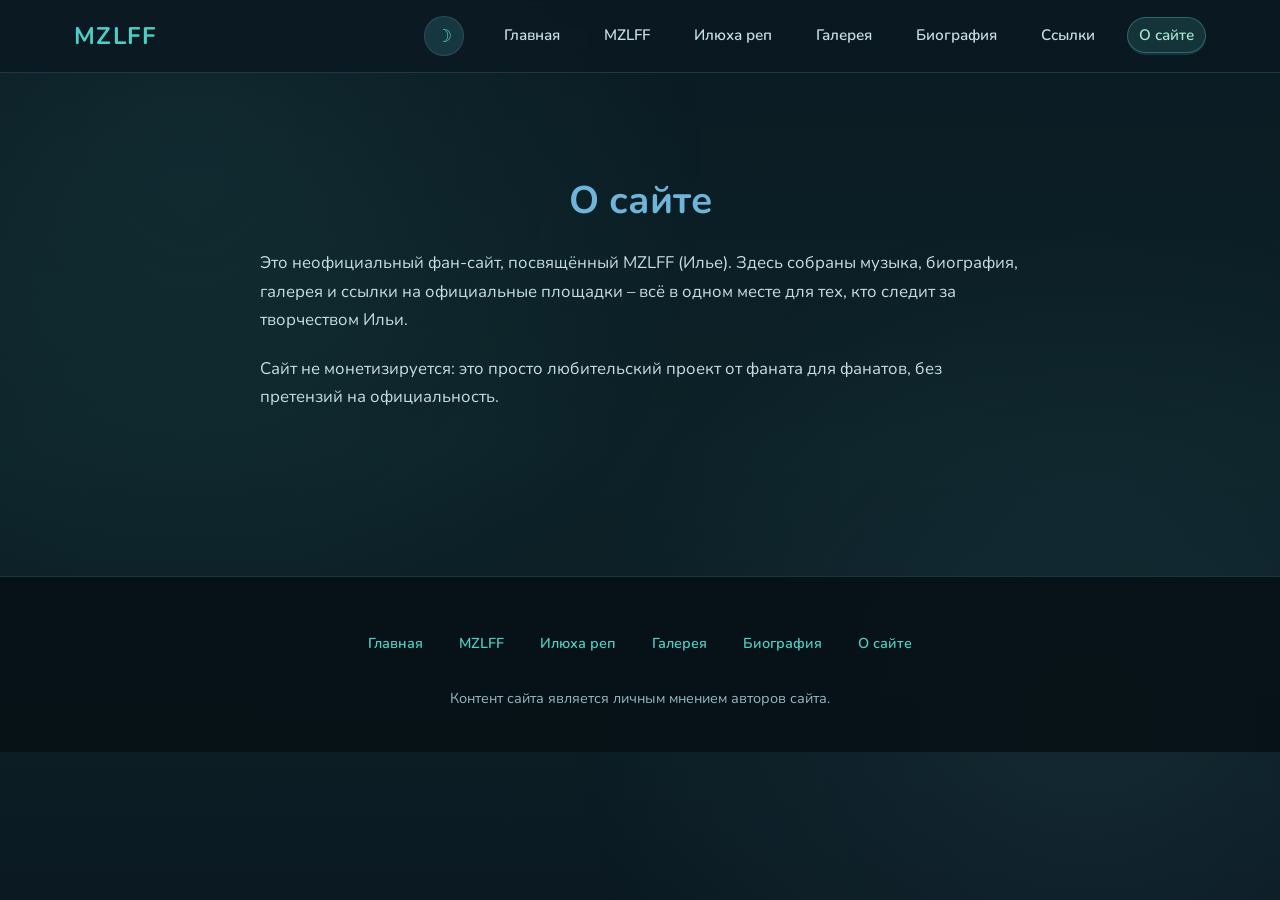
<file: about.html>
<!DOCTYPE html>
<html lang="ru">
<head>
    <meta charset="UTF-8">
    <meta name="viewport" content="width=device-width, initial-scale=1.0">
    <meta name="description" content="О фан-сайте MZLFF">
    <title>О сайте – MZLFF</title>
    <script src="js/theme-init.js"></script>
    <meta property="og:type" content="website">
    <meta property="og:site_name" content="MZLFF – фан-сайт">
    <meta property="og:title" content="О сайте – MZLFF">
    <meta property="og:description" content="Неофициальный фан-сайт MZLFF – о проекте и благодарность Илье">
    <meta property="og:image" content="https://kzenof.github.io/mzlff-site/mzlff/assets/hero/mzlff.jpg">
    <meta property="og:url" content="https://kzenof.github.io/mzlff-site/about.html">
    <meta name="twitter:card" content="summary_large_image">
    <link rel="icon" href="favicon.svg" type="image/svg+xml">
    <link rel="stylesheet" href="css/style.css">
</head>
<body data-page="about">

    <header class="site-header">
        <div class="container header-inner">
            <a href="index.html" class="logo">MZLFF</a>
            <button class="nav-toggle" aria-label="Открыть меню"><span></span></button>
            <nav class="site-nav">
                <ul>
                    <li><a href="index.html" data-page="index">Главная</a></li>
                    <li><a href="mzlff/index.html" data-page="music">MZLFF</a></li>
                    <li><a href="ilyukha-rep/index.html" data-page="ilyukha-rep">Илюха реп</a></li>
                    <li><a href="gallery.html" data-page="gallery">Галерея</a></li>
                    <li><a href="bio.html" data-page="bio">Биография</a></li>
                    <li><a href="links.html" data-page="links">Ссылки</a></li>
                    <li><a href="about.html" data-page="about">О сайте</a></li>
                </ul>
            </nav>
        </div>
    </header>

    <main class="page-main">
        <section class="section-block">
            <div class="container">
                <h1 class="section-title">О сайте</h1>

                <div class="prose">
                    <p>Это неофициальный фан-сайт, посвящённый MZLFF (Илье). Здесь собраны музыка, биография, галерея и ссылки на официальные площадки – всё в одном месте для тех, кто следит за творчеством Ильи.</p>

                    <p>Сайт не монетизируется: это просто любительский проект от фаната для фанатов, без претензий на официальность.</p>
                </div>
            </div>
        </section>
    </main>

    <footer class="site-footer">
        <div class="container">
            <nav class="footer-nav">
                <a href="index.html">Главная</a>
                <a href="mzlff/index.html">MZLFF</a>
                <a href="ilyukha-rep/index.html">Илюха реп</a>
                <a href="gallery.html">Галерея</a>
                <a href="bio.html">Биография</a>
                <a href="about.html">О сайте</a>
            </nav>
            <p>Контент сайта является личным мнением авторов сайта.</p>
        </div>
    </footer>

    <button id="scrollToTop" class="scroll-top-btn" aria-label="Наверх">↑</button>
    <script src="js/main.js"></script>
</body>
</html>
</file>
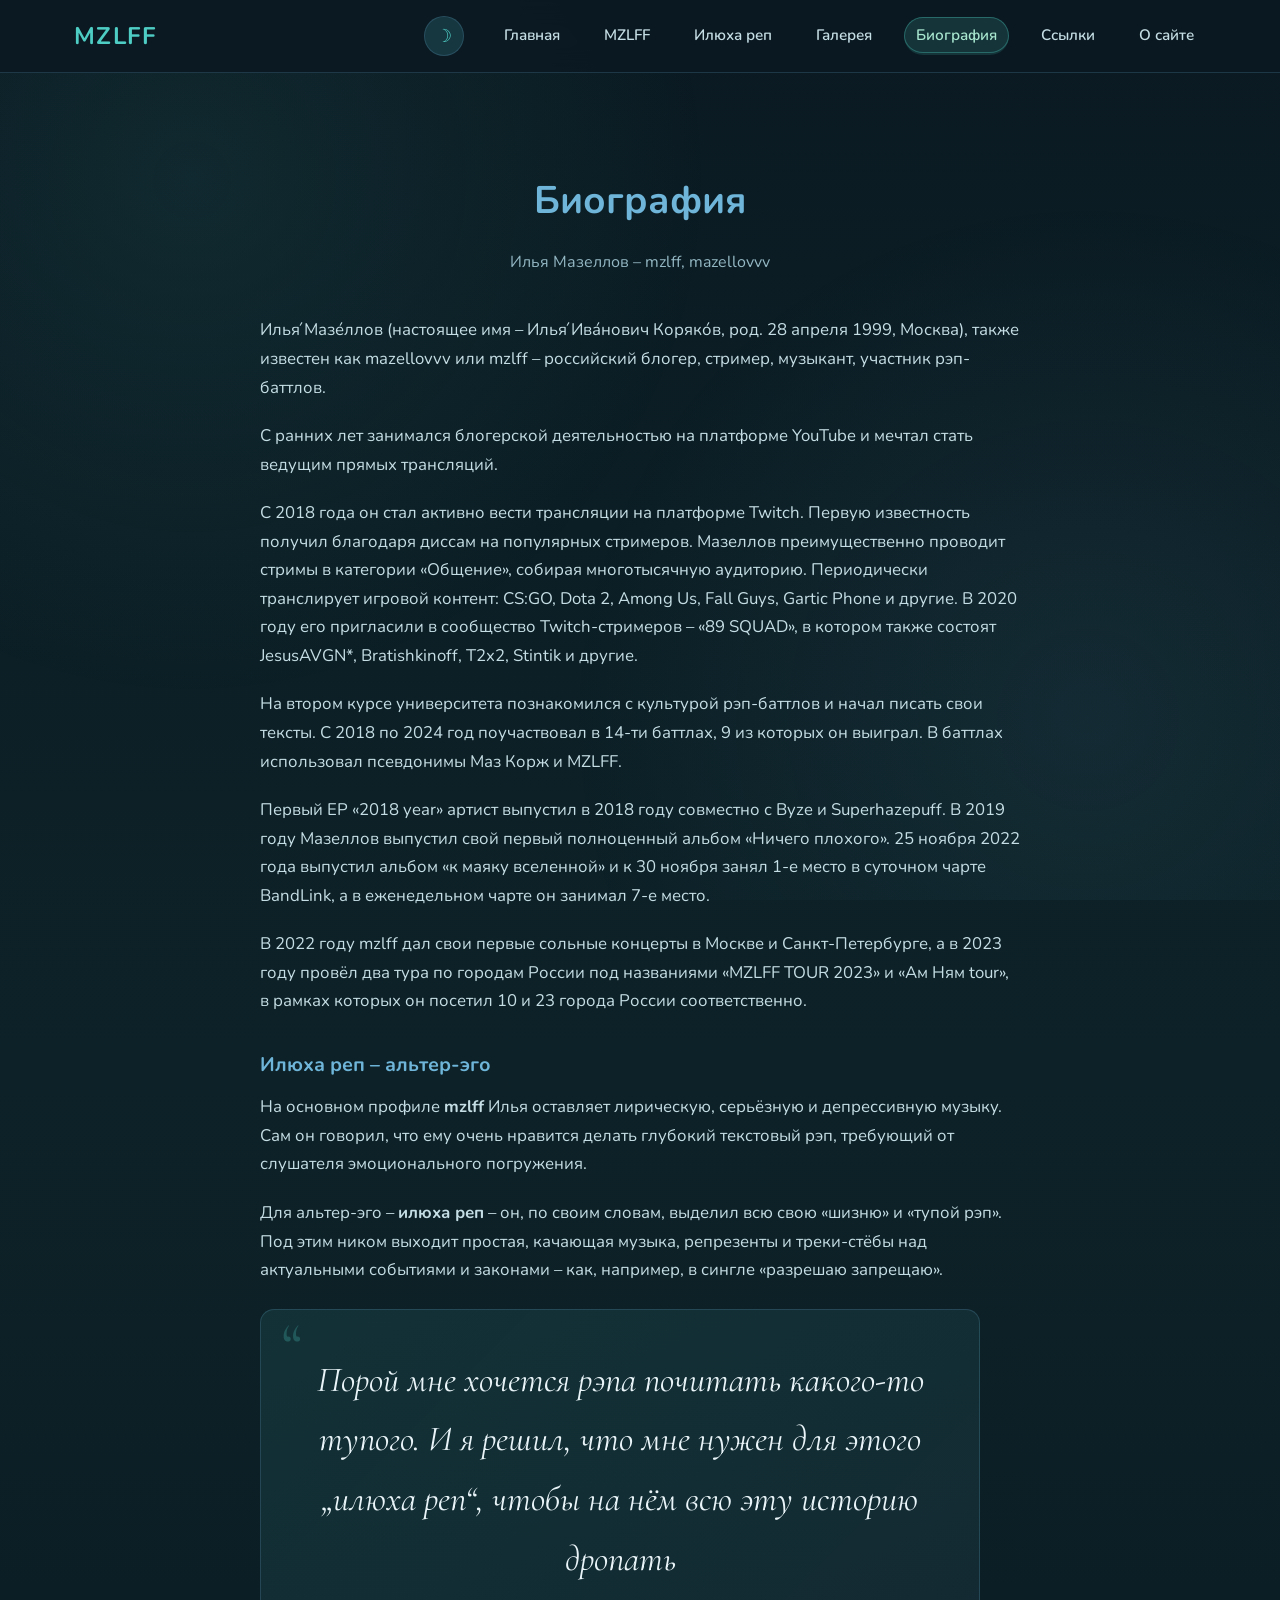
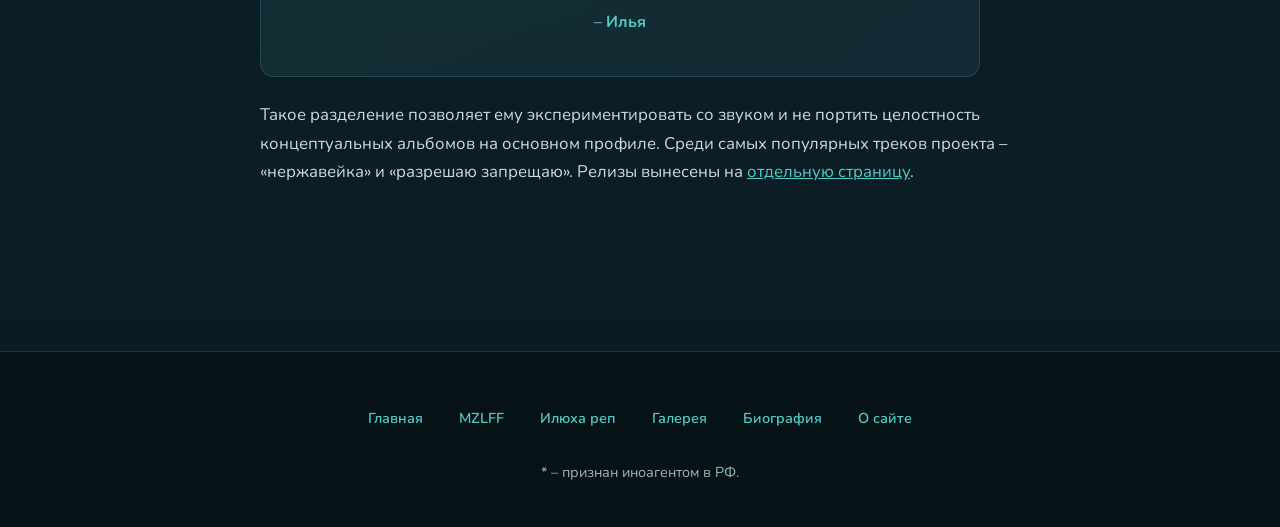
<file: bio.html>
<!DOCTYPE html>
<html lang="ru">
<head>
    <meta charset="UTF-8">
    <meta name="viewport" content="width=device-width, initial-scale=1.0">
    <meta name="description" content="Биография MZLFF (Илья Мазеллов)">
    <title>Биография – MZLFF</title>
    <script src="js/theme-init.js"></script>
    <meta property="og:type" content="website">
    <meta property="og:site_name" content="MZLFF – фан-сайт">
    <meta property="og:title" content="Биография – MZLFF">
    <meta property="og:description" content="Биография Ильи Мазеллова – MZLFF, mazellovvv">
    <meta property="og:image" content="https://kzenof.github.io/mzlff-site/mzlff/assets/hero/mzlff-portrait.png">
    <meta property="og:url" content="https://kzenof.github.io/mzlff-site/bio.html">
    <meta name="twitter:card" content="summary_large_image">
    <link rel="icon" href="favicon.svg" type="image/svg+xml">
    <link rel="stylesheet" href="css/style.css">
</head>
<body data-page="bio">

    <header class="site-header">
        <div class="container header-inner">
            <a href="index.html" class="logo">MZLFF</a>
            <button class="nav-toggle" aria-label="Открыть меню"><span></span></button>
            <nav class="site-nav">
                <ul>
                    <li><a href="index.html" data-page="index">Главная</a></li>
                    <li><a href="mzlff/index.html" data-page="music">MZLFF</a></li>
                    <li><a href="ilyukha-rep/index.html" data-page="ilyukha-rep">Илюха реп</a></li>
                    <li><a href="gallery.html" data-page="gallery">Галерея</a></li>
                    <li><a href="bio.html" data-page="bio">Биография</a></li>
                    <li><a href="links.html" data-page="links">Ссылки</a></li>
                    <li><a href="about.html" data-page="about">О сайте</a></li>
                </ul>
            </nav>
        </div>
    </header>

    <main class="page-main">
        <section class="section-block">
            <div class="container">
                <h1 class="section-title">Биография</h1>
                <p class="section-subtitle">Илья Мазеллов – mzlff, mazellovvv</p>

                <div class="prose">
                    <p>Илья́ Мазе́ллов (настоящее имя – Илья́ Ива́нович Коряко́в, род. 28 апреля 1999, Москва), также известен как mazellovvv или mzlff – российский блогер, стример, музыкант, участник рэп-баттлов.</p>

                    <p>С ранних лет занимался блогерской деятельностью на платформе YouTube и мечтал стать ведущим прямых трансляций.</p>

                    <p>С 2018 года он стал активно вести трансляции на платформе Twitch. Первую известность получил благодаря диссам на популярных стримеров. Мазеллов преимущественно проводит стримы в категории «Общение», собирая многотысячную аудиторию. Периодически транслирует игровой контент: CS:GO, Dota 2, Among Us, Fall Guys, Gartic Phone и другие. В 2020 году его пригласили в сообщество Twitch-стримеров – «89 SQUAD», в котором также состоят JesusAVGN*, Bratishkinoff, T2x2, Stintik и другие.</p>

                    <p>На втором курсе университета познакомился с культурой рэп-баттлов и начал писать свои тексты. С 2018 по 2024 год поучаствовал в 14-ти баттлах, 9 из которых он выиграл. В баттлах использовал псевдонимы Маз Корж и MZLFF.</p>

                    <p>Первый EP «2018 year» артист выпустил в 2018 году совместно с Byze и Superhazepuff. В 2019 году Мазеллов выпустил свой первый полноценный альбом «Ничего плохого». 25 ноября 2022 года выпустил альбом «к маяку вселенной» и к 30 ноября занял 1-е место в суточном чарте BandLink, а в еженедельном чарте он занимал 7-е место.</p>

                    <p>В 2022 году mzlff дал свои первые сольные концерты в Москве и Санкт-Петербурге, а в 2023 году провёл два тура по городам России под названиями «MZLFF TOUR 2023» и «Ам Ням tour», в рамках которых он посетил 10 и 23 города России соответственно.</p>

                    <h3>Илюха реп – альтер-эго</h3>
                    <p>На основном профиле <strong>mzlff</strong> Илья оставляет лирическую, серьёзную и депрессивную музыку. Сам он говорил, что ему очень нравится делать глубокий текстовый рэп, требующий от слушателя эмоционального погружения.</p>
                    <p>Для альтер-эго – <strong>илюха реп</strong> – он, по своим словам, выделил всю свою «шизню» и «тупой рэп». Под этим ником выходит простая, качающая музыка, репрезенты и треки-стёбы над актуальными событиями и законами – как, например, в сингле «разрешаю запрещаю».</p>
                    <blockquote class="quote-block" style="margin: 24px 0;">
                        <p class="quote-text">Порой мне хочется рэпа почитать какого-то тупого. И я решил, что мне нужен для этого „илюха реп“, чтобы на нём всю эту историю дропать</p>
                        <footer class="quote-author">– <strong>Илья</strong></footer>
                    </blockquote>
                    <p>Такое разделение позволяет ему экспериментировать со звуком и не портить целостность концептуальных альбомов на основном профиле. Среди самых популярных треков проекта – «нержавейка» и «разрешаю запрещаю». Релизы вынесены на <a href="ilyukha-rep/index.html">отдельную страницу</a>.</p>
                </div>
            </div>
        </section>
    </main>

    <footer class="site-footer">
        <div class="container">
            <nav class="footer-nav">
                <a href="index.html">Главная</a>
                <a href="mzlff/index.html">MZLFF</a>
                <a href="ilyukha-rep/index.html">Илюха реп</a>
                <a href="gallery.html">Галерея</a>
                <a href="bio.html">Биография</a>
                <a href="about.html">О сайте</a>
            </nav>
            <p>* – признан иноагентом в РФ.</p>
        </div>
    </footer>

    <button id="scrollToTop" class="scroll-top-btn" aria-label="Наверх">↑</button>
    <script src="js/main.js"></script>
</body>
</html>
</file>
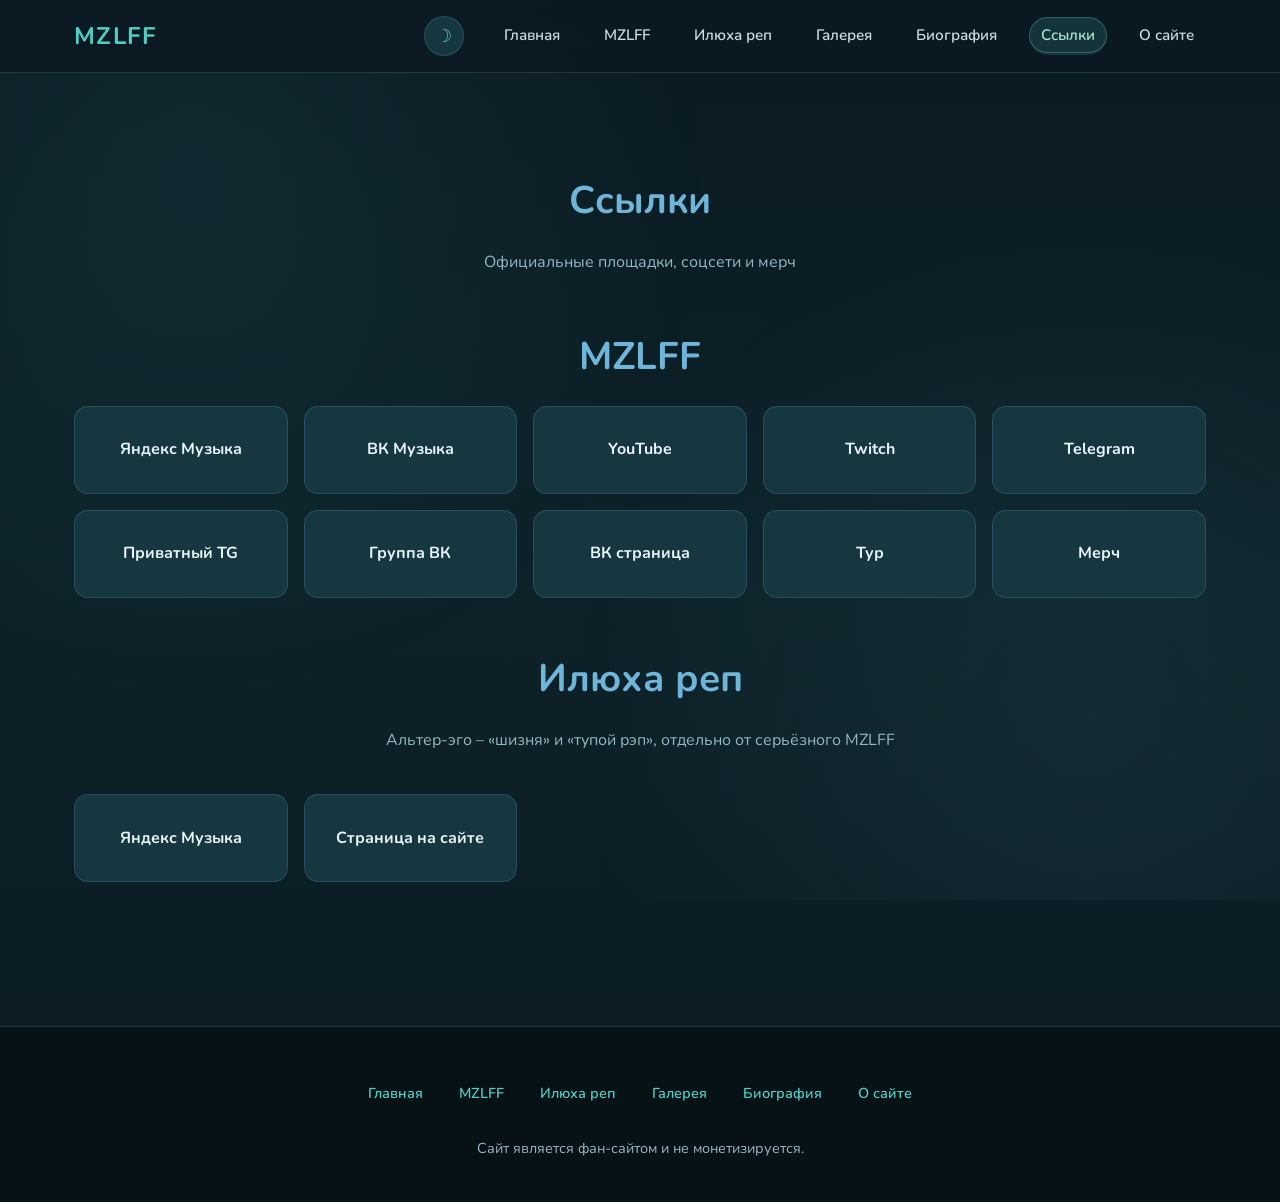
<file: links.html>
<!DOCTYPE html>
<html lang="ru">
<head>
    <meta charset="UTF-8">
    <meta name="viewport" content="width=device-width, initial-scale=1.0">
    <meta name="description" content="Ссылки на соцсети и площадки MZLFF">
    <title>Ссылки – MZLFF</title>
    <script src="js/theme-init.js"></script>
    <meta property="og:type" content="website">
    <meta property="og:site_name" content="MZLFF – фан-сайт">
    <meta property="og:title" content="Ссылки – MZLFF">
    <meta property="og:description" content="Официальные соцсети, музыка и мерч MZLFF">
    <meta property="og:image" content="https://kzenof.github.io/mzlff-site/mzlff/assets/hero/mzlff.jpg">
    <meta property="og:url" content="https://kzenof.github.io/mzlff-site/links.html">
    <meta name="twitter:card" content="summary_large_image">
    <link rel="icon" href="favicon.svg" type="image/svg+xml">
    <link rel="stylesheet" href="css/style.css">
</head>
<body data-page="links">

    <header class="site-header">
        <div class="container header-inner">
            <a href="index.html" class="logo">MZLFF</a>
            <button class="nav-toggle" aria-label="Открыть меню"><span></span></button>
            <nav class="site-nav">
                <ul>
                    <li><a href="index.html" data-page="index">Главная</a></li>
                    <li><a href="mzlff/index.html" data-page="music">MZLFF</a></li>
                    <li><a href="ilyukha-rep/index.html" data-page="ilyukha-rep">Илюха реп</a></li>
                    <li><a href="gallery.html" data-page="gallery">Галерея</a></li>
                    <li><a href="bio.html" data-page="bio">Биография</a></li>
                    <li><a href="links.html" data-page="links">Ссылки</a></li>
                    <li><a href="about.html" data-page="about">О сайте</a></li>
                </ul>
            </nav>
        </div>
    </header>

    <main class="page-main">
        <section class="section-block">
            <div class="container">
                <h1 class="section-title">Ссылки</h1>
                <p class="section-subtitle">Официальные площадки, соцсети и мерч</p>

                <h2 class="section-title" style="margin-top: 48px;">MZLFF</h2>
                <div class="links-grid">
                    <div class="link-card">
                        <a href="https://music.yandex.ru/artist/6236891" target="_blank" rel="noopener noreferrer">Яндекс Музыка</a>
                    </div>
                    <div class="link-card">
                        <a href="https://vk.com/artist/mzlff" target="_blank" rel="noopener noreferrer">ВК Музыка</a>
                    </div>
                    <div class="link-card">
                        <a href="https://www.youtube.com/@MZLFF" target="_blank" rel="noopener noreferrer">YouTube</a>
                    </div>
                    <div class="link-card">
                        <a href="https://www.twitch.tv/mazellovvv" target="_blank" rel="noopener noreferrer">Twitch</a>
                    </div>
                    <div class="link-card">
                        <a href="https://t.me/mazellovvv" target="_blank" rel="noopener noreferrer">Telegram</a>
                    </div>
                    <div class="link-card">
                        <a href="https://t.me/tribute/app?startapp=s4Pl" target="_blank" rel="noopener noreferrer">Приватный TG</a>
                    </div>
                    <div class="link-card">
                        <a href="https://vk.com/mzlff" target="_blank" rel="noopener noreferrer">Группа ВК</a>
                    </div>
                    <div class="link-card">
                        <a href="https://vk.com/mazilaweek" target="_blank" rel="noopener noreferrer">ВК страница</a>
                    </div>
                    <div class="link-card">
                        <a href="https://mzlff.tours/" target="_blank" rel="noopener noreferrer">Тур</a>
                    </div>
                    <div class="link-card">
                        <a href="https://closefans.store/collection/mzlff" target="_blank" rel="noopener noreferrer">Мерч</a>
                    </div>
                </div>

                <h2 class="section-title" style="margin-top: 48px;">Илюха реп</h2>
                <p class="section-subtitle">Альтер-эго – «шизня» и «тупой рэп», отдельно от серьёзного MZLFF</p>
                <div class="links-grid">
                    <div class="link-card">
                        <a href="https://music.yandex.ru/artist/25098870" target="_blank" rel="noopener noreferrer">Яндекс Музыка</a>
                    </div>
                    <div class="link-card">
                        <a href="ilyukha-rep/index.html">Страница на сайте</a>
                    </div>
                </div>
            </div>
        </section>
    </main>

    <footer class="site-footer">
        <div class="container">
            <nav class="footer-nav">
                <a href="index.html">Главная</a>
                <a href="mzlff/index.html">MZLFF</a>
                <a href="ilyukha-rep/index.html">Илюха реп</a>
                <a href="gallery.html">Галерея</a>
                <a href="bio.html">Биография</a>
                <a href="about.html">О сайте</a>
            </nav>
            <p>Сайт является фан-сайтом и не монетизируется.</p>
        </div>
    </footer>

    <button id="scrollToTop" class="scroll-top-btn" aria-label="Наверх">↑</button>
    <script src="js/main.js"></script>
</body>
</html>
</file>
<file: css/style.css>
@import url('https://fonts.googleapis.com/css2?family=Nunito:wght@400;600;700&family=Cormorant+Garamond:ital,wght@0,500;1,500&display=swap');

:root {
    --bg-deep: #0b1a22;
    --bg-surface: #122830;
    --bg-card: #163640;
    --bg-soft: #1a4248;
    --accent-teal: #4ecdc4;
    --accent-blue: #6eb5d9;
    --accent-mint: #a8e6cf;
    --accent-glow: rgba(78, 205, 196, 0.25);
    --text-primary: #e8f4f8;
    --text-muted: #94b8c4;
    --text-soft: #c5dde4;
    --border-soft: rgba(110, 181, 217, 0.2);
    --shadow: 0 12px 40px rgba(0, 0, 0, 0.35);
    --header-bg: rgba(11, 26, 34, 0.92);
    --footer-bg: rgba(8, 18, 24, 0.95);
    --body-gradient-mid: #0d2228;
    --section-alt-bg: rgba(18, 40, 48, 0.55);
    --quote-bg: linear-gradient(135deg, rgba(78, 205, 196, 0.1), rgba(110, 181, 217, 0.08));
    --banner-bg: rgba(110, 181, 217, 0.1);
    --btn-secondary-text: var(--accent-mint);
    --btn-secondary-border: var(--accent-teal);
    --radius: 14px;
    --header-height: 72px;
    --ease-out: cubic-bezier(0.22, 1, 0.36, 1);
    --ease-spring: cubic-bezier(0.34, 1.56, 0.64, 1);
    --transition-fast: 0.2s var(--ease-out);
    --transition-med: 0.35s var(--ease-out);
    --transition-slow: 0.55s var(--ease-out);
}

[data-theme="light"] {
    --bg-deep: #e8f2f5;
    --bg-surface: #dce9ee;
    --bg-card: #ffffff;
    --bg-soft: #cfdde3;
    --accent-teal: #1a7a73;
    --accent-blue: #2d6f96;
    --accent-mint: #156760;
    --accent-glow: rgba(26, 122, 115, 0.22);
    --text-primary: #0a1620;
    --text-muted: #3a5560;
    --text-soft: #1e3844;
    --border-soft: rgba(45, 111, 150, 0.35);
    --shadow: 0 12px 40px rgba(11, 26, 34, 0.12);
    --header-bg: rgba(255, 255, 255, 0.96);
    --footer-bg: rgba(232, 242, 245, 0.98);
    --body-gradient-mid: #dce9ee;
    --section-alt-bg: #ffffff;
    --quote-bg: #ffffff;
    --banner-bg: #f4fafb;
    --btn-secondary-text: #156760;
    --btn-secondary-border: #1a7a73;
}

[data-theme="light"] body::before {
    background:
        radial-gradient(circle at 15% 20%, rgba(42, 157, 150, 0.12), transparent 40%),
        radial-gradient(circle at 85% 80%, rgba(74, 144, 184, 0.1), transparent 40%);
}

* {
    margin: 0;
    padding: 0;
    box-sizing: border-box;
}

html {
    scroll-behavior: smooth;
}

body {
    font-family: 'Nunito', sans-serif;
    background: linear-gradient(180deg, var(--bg-deep) 0%, var(--body-gradient-mid) 50%, var(--bg-deep) 100%);
    color: var(--text-primary);
    line-height: 1.7;
    min-height: 100vh;
    transition: background var(--transition-med), color var(--transition-med);
}

body::before {
    content: '';
    position: fixed;
    inset: 0;
    background:
        radial-gradient(circle at 15% 20%, rgba(78, 205, 196, 0.08), transparent 40%),
        radial-gradient(circle at 85% 80%, rgba(110, 181, 217, 0.08), transparent 40%);
    pointer-events: none;
    z-index: -1;
    animation: ambientGlow 12s ease-in-out infinite alternate;
}

@keyframes ambientGlow {
    0% {
        opacity: 0.75;
        transform: scale(1);
    }
    100% {
        opacity: 1;
        transform: scale(1.04);
    }
}

@keyframes fadeInUp {
    from {
        opacity: 0;
        transform: translateY(24px);
    }
    to {
        opacity: 1;
        transform: translateY(0);
    }
}

@keyframes shimmer {
    0% { background-position: -200% center; }
    100% { background-position: 200% center; }
}

@keyframes softPulse {
    0%, 100% { box-shadow: 0 6px 20px var(--accent-glow); }
    50% { box-shadow: 0 8px 28px rgba(78, 205, 196, 0.45); }
}

.container {
    max-width: 1180px;
    margin: 0 auto;
    padding: 0 24px;
}

a {
    color: var(--accent-teal);
    transition: color var(--transition-fast), text-shadow var(--transition-fast);
}

a:hover {
    color: var(--accent-mint);
    text-shadow: 0 0 12px rgba(168, 230, 207, 0.35);
}

a:focus-visible,
button:focus-visible {
    outline: 2px solid var(--accent-teal);
    outline-offset: 3px;
}

/* Header */
.site-header {
    position: fixed;
    top: 0;
    left: 0;
    right: 0;
    z-index: 1000;
    background: var(--header-bg);
    backdrop-filter: blur(12px);
    border-bottom: 1px solid var(--border-soft);
    transition: box-shadow var(--transition-med), border-color var(--transition-med), background var(--transition-med);
}

.site-header:hover {
    border-bottom-color: rgba(78, 205, 196, 0.35);
    box-shadow: 0 8px 32px rgba(0, 0, 0, 0.25);
}

.header-inner {
    display: flex;
    align-items: center;
    justify-content: space-between;
    min-height: var(--header-height);
    gap: 20px;
}

.logo {
    font-size: 1.5rem;
    font-weight: 700;
    color: var(--accent-teal);
    text-decoration: none;
    letter-spacing: 0.06em;
    transition: color var(--transition-fast), transform var(--transition-med), text-shadow var(--transition-med);
}

.logo:hover {
    color: var(--accent-mint);
    transform: scale(1.04);
    text-shadow: 0 0 20px rgba(78, 205, 196, 0.5);
}

.theme-toggle {
    width: 40px;
    height: 40px;
    border-radius: 50%;
    border: 1px solid var(--border-soft);
    background: var(--bg-card);
    color: var(--accent-teal);
    cursor: pointer;
    font-size: 1.15rem;
    line-height: 1;
    flex-shrink: 0;
    margin-left: auto;
    margin-right: 8px;
    transition:
        transform var(--transition-fast),
        background var(--transition-fast),
        border-color var(--transition-fast),
        box-shadow var(--transition-fast);
}

.theme-toggle:hover {
    transform: scale(1.08);
    border-color: var(--accent-teal);
    box-shadow: 0 4px 16px var(--accent-glow);
}

.theme-toggle .theme-toggle-icon::before {
    content: '☽';
}

[data-theme="light"] .theme-toggle .theme-toggle-icon::before {
    content: '☀';
}

.site-nav ul {
    display: flex;
    list-style: none;
    flex-wrap: wrap;
    gap: 8px 20px;
}

.site-nav a {
    color: var(--text-soft);
    text-decoration: none;
    font-weight: 600;
    font-size: 0.95rem;
    padding: 8px 12px;
    border-radius: 999px;
    border-bottom: 2px solid transparent;
    transition:
        color var(--transition-fast),
        background var(--transition-fast),
        border-color var(--transition-fast),
        transform var(--transition-fast),
        box-shadow var(--transition-fast);
}

.site-nav a:hover {
    color: var(--accent-mint);
    background: rgba(78, 205, 196, 0.12);
    transform: translateY(-1px);
    box-shadow: 0 4px 16px rgba(78, 205, 196, 0.15);
}

.site-nav a.active {
    color: var(--accent-mint);
    background: rgba(78, 205, 196, 0.15);
    border-bottom-color: transparent;
    box-shadow: inset 0 0 0 1px rgba(78, 205, 196, 0.35);
}

.nav-toggle {
    display: none;
    background: none;
    border: none;
    cursor: pointer;
    width: 36px;
    height: 28px;
    position: relative;
}

.nav-toggle span,
.nav-toggle span::before,
.nav-toggle span::after {
    display: block;
    position: absolute;
    width: 100%;
    height: 3px;
    background: var(--accent-teal);
    border-radius: 2px;
    transition: transform 0.3s;
}

.nav-toggle span {
    top: 50%;
    transform: translateY(-50%);
}

.nav-toggle span::before {
    content: '';
    top: -10px;
}

.nav-toggle span::after {
    content: '';
    top: 10px;
}

.page-main {
    padding-top: calc(var(--header-height) + 32px);
    padding-bottom: 80px;
}

.section-block {
    padding: 64px 0;
    animation: fadeInUp 0.7s var(--ease-out) both;
}

.section-title {
    text-align: center;
    font-size: clamp(1.8rem, 4vw, 2.4rem);
    color: var(--accent-blue);
    margin-bottom: 16px;
    transition: color var(--transition-med), text-shadow var(--transition-med);
}

.section-block:hover .section-title {
    text-shadow: 0 0 24px rgba(110, 181, 217, 0.25);
}

.section-subtitle {
    text-align: center;
    color: var(--text-muted);
    max-width: 620px;
    margin: 0 auto 40px;
}

.section-block:nth-child(1) { animation-delay: 0.05s; }
.section-block:nth-child(2) { animation-delay: 0.12s; }
.section-block:nth-child(3) { animation-delay: 0.19s; }
.section-block:nth-child(4) { animation-delay: 0.26s; }

.section-block.alt-bg {
    background: var(--section-alt-bg);
    border-top: 1px solid var(--border-soft);
    border-bottom: 1px solid var(--border-soft);
}

/* Hero & Carousel */
.hero-section {
    padding: 48px 0 72px;
    animation: fadeInUp 0.8s var(--ease-out) both;
}

.hero-grid {
    display: grid;
    grid-template-columns: 1fr 1fr;
    gap: 48px;
    align-items: center;
}

.hero-carousel {
    position: relative;
    border-radius: var(--radius);
    overflow: hidden;
    box-shadow: var(--shadow);
    aspect-ratio: 4 / 5;
    max-height: 560px;
    background: var(--bg-card);
    border: 1px solid var(--border-soft);
    transition:
        transform var(--transition-med),
        box-shadow var(--transition-med),
        border-color var(--transition-med);
}

.hero-carousel:hover {
    transform: translateY(-4px);
    border-color: rgba(78, 205, 196, 0.45);
    box-shadow:
        var(--shadow),
        0 0 40px rgba(78, 205, 196, 0.2);
}

.carousel-slide {
    position: absolute;
    inset: 0;
    opacity: 0;
    transition: opacity 0.8s ease;
}

.carousel-slide.active {
    opacity: 1;
}

.carousel-slide img {
    width: 100%;
    height: 100%;
    object-fit: cover;
    transition: transform 6s var(--ease-out);
}

.carousel-slide.active img {
    transform: scale(1.06);
}

.hero-carousel:hover .carousel-slide.active img {
    transform: scale(1.1);
}

.carousel-dots {
    position: absolute;
    bottom: 16px;
    left: 50%;
    transform: translateX(-50%);
    display: flex;
    gap: 8px;
    z-index: 2;
}

.carousel-dot {
    width: 10px;
    height: 10px;
    border-radius: 50%;
    border: none;
    background: rgba(255, 255, 255, 0.4);
    cursor: pointer;
    transition: background var(--transition-fast), transform var(--transition-med), box-shadow var(--transition-fast);
}

.carousel-dot:hover {
    background: rgba(168, 230, 207, 0.75);
    transform: scale(1.15);
}

.carousel-dot.active {
    background: var(--accent-teal);
    transform: scale(1.25);
    box-shadow: 0 0 12px rgba(78, 205, 196, 0.6);
}

.carousel-arrow {
    position: absolute;
    top: 50%;
    transform: translateY(-50%);
    z-index: 3;
    width: 44px;
    height: 44px;
    border: none;
    border-radius: 50%;
    background: rgba(11, 26, 34, 0.65);
    color: var(--accent-mint);
    font-size: 1.4rem;
    line-height: 1;
    cursor: pointer;
    transition:
        background var(--transition-fast),
        transform var(--transition-med),
        box-shadow var(--transition-fast),
        color var(--transition-fast);
    backdrop-filter: blur(4px);
    opacity: 0.85;
}

.hero-carousel:hover .carousel-arrow {
    opacity: 1;
}

.carousel-arrow:hover {
    background: rgba(78, 205, 196, 0.45);
    transform: translateY(-50%) scale(1.12);
    box-shadow: 0 0 20px rgba(78, 205, 196, 0.4);
    color: var(--text-primary);
}

.carousel-arrow:active {
    transform: translateY(-50%) scale(0.96);
}

.carousel-arrow--prev {
    left: 12px;
}

.carousel-arrow--next {
    right: 12px;
}

.hero-content h1 {
    font-size: clamp(2.5rem, 6vw, 3.5rem);
    color: var(--accent-teal);
    margin-bottom: 16px;
    line-height: 1.1;
    transition: text-shadow var(--transition-med);
}

.hero-section:hover .hero-content h1 {
    text-shadow: 0 0 30px rgba(78, 205, 196, 0.3);
}

.hero-lead {
    font-size: 1.15rem;
    color: var(--text-soft);
    margin-bottom: 28px;
}

.hero-actions {
    display: flex;
    flex-wrap: wrap;
    gap: 12px;
}

.btn {
    display: inline-block;
    padding: 12px 24px;
    border-radius: 999px;
    font-weight: 700;
    text-decoration: none;
    position: relative;
    overflow: hidden;
    transition:
        transform var(--transition-med),
        box-shadow var(--transition-med),
        background var(--transition-fast),
        border-color var(--transition-fast),
        color var(--transition-fast);
}

.btn::after {
    content: '';
    position: absolute;
    inset: 0;
    background: linear-gradient(
        105deg,
        transparent 35%,
        rgba(255, 255, 255, 0.25) 50%,
        transparent 65%
    );
    background-size: 200% 100%;
    opacity: 0;
    transition: opacity var(--transition-fast);
}

.btn:hover::after {
    opacity: 1;
    animation: shimmer 0.75s var(--ease-out);
}

.btn-primary {
    background: linear-gradient(135deg, var(--accent-teal), var(--accent-blue));
    color: var(--bg-deep);
}

.btn-primary:hover {
    background: linear-gradient(135deg, #5fd9d0, #7fc4e8);
}

.btn-secondary {
    background: transparent;
    color: var(--btn-secondary-text);
    border: 2px solid var(--btn-secondary-border);
}

.btn-secondary:hover {
    background: rgba(78, 205, 196, 0.12);
    border-color: var(--accent-teal);
    color: var(--btn-secondary-text);
}

[data-theme="light"] .btn-secondary {
    background: #ffffff;
}

[data-theme="light"] .btn-secondary:hover {
    background: rgba(26, 122, 115, 0.08);
}

.btn:hover {
    transform: translateY(-3px) scale(1.02);
    box-shadow: 0 10px 28px var(--accent-glow);
    text-shadow: none;
}

.btn:active {
    transform: translateY(-1px) scale(0.98);
}

/* Quote */
.quote-block {
    max-width: 720px;
    margin: 0 auto;
    padding: 40px 48px;
    text-align: center;
    background: var(--quote-bg);
    border: 1px solid var(--border-soft);
    border-radius: var(--radius);
    position: relative;
    transition:
        transform var(--transition-med),
        box-shadow var(--transition-med),
        border-color var(--transition-med);
}

.quote-block:hover {
    transform: translateY(-4px);
    border-color: rgba(78, 205, 196, 0.4);
    box-shadow: 0 16px 40px rgba(78, 205, 196, 0.15);
}

.quote-block::before {
    content: '\201C';
    position: absolute;
    top: 4px;
    left: 20px;
    font-family: 'Cormorant Garamond', serif;
    font-size: 4rem;
    color: var(--accent-teal);
    opacity: 0.25;
    line-height: 1;
    pointer-events: none;
}

.quote-text {
    font-family: 'Cormorant Garamond', serif;
    font-size: clamp(1.6rem, 4vw, 2.2rem);
    font-style: italic;
    color: var(--text-primary);
    margin-bottom: 16px;
}

.quote-author {
    color: var(--text-muted);
    font-size: 1rem;
}

.quote-author strong {
    color: var(--accent-teal);
}

.quote-alias {
    color: var(--accent-teal);
}

/* Yandex Music */
.yandex-widget {
    max-width: 760px;
    margin: 0 auto;
    border-radius: var(--radius);
    overflow: hidden;
    box-shadow: var(--shadow);
    border: 1px solid var(--border-soft);
    transition:
        transform var(--transition-med),
        box-shadow var(--transition-med),
        border-color var(--transition-med);
}

.yandex-widget:hover {
    transform: translateY(-3px);
    border-color: rgba(110, 181, 217, 0.45);
    box-shadow: 0 16px 40px rgba(110, 181, 217, 0.18);
}

.yandex-widget iframe {
    display: block;
    width: 100%;
    height: 420px;
    border: none;
}

.yandex-widget--compact iframe {
    height: 360px;
}

.yandex-widget--tall iframe {
    height: 720px;
}

.text-center {
    text-align: center;
    margin-top: 32px;
    display: flex;
    flex-wrap: wrap;
    justify-content: center;
    gap: 12px;
}

/* Releases */
.releases-grid {
    display: grid;
    grid-template-columns: repeat(auto-fill, minmax(220px, 1fr));
    gap: 24px;
}

.releases-grid[data-releases="recent"] {
    grid-template-columns: repeat(4, minmax(0, 1fr));
}

.release-card {
    background: var(--bg-card);
    border-radius: var(--radius);
    overflow: hidden;
    border: 1px solid var(--border-soft);
    transition:
        transform var(--transition-med),
        box-shadow var(--transition-med),
        border-color var(--transition-fast);
}

.release-card:hover {
    transform: translateY(-6px) scale(1.02);
    box-shadow: 0 16px 36px var(--accent-glow);
    border-color: rgba(78, 205, 196, 0.45);
}

.release-cover {
    aspect-ratio: 1;
    overflow: hidden;
    background: var(--bg-soft);
}

.release-cover img {
    width: 100%;
    height: 100%;
    object-fit: cover;
    transition: transform var(--transition-slow);
}

.release-card:hover .release-cover img {
    transform: scale(1.08);
}

.release-cover-placeholder {
    width: 100%;
    height: 100%;
    display: flex;
    align-items: center;
    justify-content: center;
    font-size: 3rem;
    font-weight: 700;
    color: var(--accent-teal);
    background: linear-gradient(135deg, var(--bg-soft), var(--bg-card));
}

.release-info {
    padding: 16px;
    text-align: center;
}

.release-info h3 {
    font-size: 1rem;
    margin-bottom: 4px;
}

.release-feat {
    font-size: 0.85rem;
    color: var(--text-muted);
    margin-bottom: 4px;
}

.release-meta {
    font-size: 0.8rem;
    color: var(--accent-blue);
    margin-bottom: 10px;
}

.release-link {
    display: inline-block;
    font-size: 0.9rem;
    font-weight: 700;
    text-decoration: none;
    padding: 4px 12px;
    border-radius: 999px;
    transition:
        background var(--transition-fast),
        transform var(--transition-fast),
        box-shadow var(--transition-fast);
}

.release-card:hover .release-link {
    background: rgba(78, 205, 196, 0.15);
    transform: scale(1.05);
}

.releases-error {
    text-align: center;
    color: var(--text-muted);
    grid-column: 1 / -1;
}

.releases-note {
    max-width: 680px;
    margin: 32px auto 0;
    padding: 20px 24px;
    background: rgba(78, 205, 196, 0.08);
    border-radius: var(--radius);
    border-left: 4px solid var(--accent-teal);
    color: var(--text-soft);
    font-size: 0.95rem;
}

.section-subtitle code,
.releases-note code {
    background: rgba(78, 205, 196, 0.12);
    padding: 2px 8px;
    border-radius: 6px;
    font-size: 0.9em;
    color: var(--accent-mint);
}

.alter-ego-banner {
    max-width: 760px;
    margin: 0 auto;
    padding: 28px 32px;
    background: var(--banner-bg);
    border: 1px solid var(--border-soft);
    border-left: 4px solid var(--accent-blue);
    border-radius: var(--radius);
    color: var(--text-primary);
    transition:
        transform var(--transition-med),
        box-shadow var(--transition-med),
        border-color var(--transition-med),
        background var(--transition-med);
}

.alter-ego-banner:hover {
    transform: translateX(4px);
    background: rgba(110, 181, 217, 0.16);
    border-color: rgba(110, 181, 217, 0.45);
    box-shadow: -4px 8px 28px rgba(110, 181, 217, 0.15);
}

[data-theme="light"] .alter-ego-banner:hover {
    background: #eef8f9;
    border-color: rgba(45, 111, 150, 0.45);
    box-shadow: -4px 8px 28px rgba(45, 111, 150, 0.12);
}

.alter-ego-label {
    display: inline-block;
    margin-bottom: 12px;
    padding: 4px 12px;
    border-radius: 999px;
    background: rgba(78, 205, 196, 0.15);
    color: var(--accent-teal);
    font-size: 0.85rem;
    font-weight: 700;
    letter-spacing: 0.04em;
    text-transform: uppercase;
    transition: background var(--transition-fast), transform var(--transition-fast);
}

[data-theme="light"] .alter-ego-label {
    background: rgba(26, 122, 115, 0.12);
}

.alter-ego-banner:hover .alter-ego-label {
    background: rgba(78, 205, 196, 0.28);
    transform: scale(1.03);
}

.alter-ego-banner p {
    margin-bottom: 12px;
}

.alter-ego-banner p:last-child {
    margin-bottom: 0;
}

.alter-ego-banner strong {
    color: var(--accent-teal);
}

/* Links */
.links-grid {
    display: grid;
    grid-template-columns: repeat(auto-fill, minmax(200px, 1fr));
    gap: 16px;
}

.link-card {
    background: var(--bg-card);
    border: 1px solid var(--border-soft);
    border-radius: var(--radius);
    transition:
        transform var(--transition-med),
        background var(--transition-fast),
        border-color var(--transition-fast),
        box-shadow var(--transition-med);
    position: relative;
    min-height: 88px;
    overflow: hidden;
}

.link-card::before {
    content: '';
    position: absolute;
    inset: 0;
    background: linear-gradient(135deg, rgba(78, 205, 196, 0.15), transparent 60%);
    opacity: 0;
    transition: opacity var(--transition-med);
}

.link-card:hover {
    transform: translateY(-6px) scale(1.02);
    border-color: var(--accent-teal);
    background: var(--bg-soft);
    box-shadow: 0 12px 32px var(--accent-glow);
}

.link-card:hover::before {
    opacity: 1;
}

.link-card a {
    position: absolute;
    inset: 0;
    display: flex;
    align-items: center;
    justify-content: center;
    text-decoration: none;
    color: var(--text-primary);
    font-weight: 700;
    padding: 16px;
    text-align: center;
    z-index: 1;
    transition: color var(--transition-fast), transform var(--transition-med);
}

.link-card:hover a {
    color: var(--accent-mint);
    transform: scale(1.03);
}

/* Gallery */
.gallery-grid {
    display: grid;
    grid-template-columns: repeat(auto-fill, minmax(280px, 1fr));
    gap: 20px;
}

.gallery-item {
    border-radius: var(--radius);
    overflow: hidden;
    height: 360px;
    border: 1px solid var(--border-soft);
    position: relative;
    cursor: pointer;
    transition:
        transform var(--transition-med),
        box-shadow var(--transition-med),
        border-color var(--transition-fast);
}

.gallery-item::after {
    content: '';
    position: absolute;
    inset: 0;
    background: linear-gradient(to top, rgba(11, 26, 34, 0.55), transparent 50%);
    opacity: 0;
    transition: opacity var(--transition-med);
}

.gallery-item:hover {
    transform: translateY(-4px);
    border-color: rgba(78, 205, 196, 0.45);
    box-shadow: 0 16px 36px var(--accent-glow);
}

.gallery-item:hover::after {
    opacity: 1;
}

.gallery-item img {
    width: 100%;
    height: 100%;
    object-fit: cover;
    transition: transform var(--transition-slow);
}

.gallery-item:hover img {
    transform: scale(1.1);
}

/* Lightbox */
body.lightbox-open {
    overflow: hidden;
}

.lightbox {
    position: fixed;
    inset: 0;
    z-index: 2000;
    background: rgba(0, 0, 0, 0.92);
    display: flex;
    align-items: center;
    justify-content: center;
    padding: 24px;
}

.lightbox[hidden] {
    display: none;
}

.lightbox-figure {
    max-width: min(960px, 100%);
    max-height: 90vh;
    margin: 0;
}

.lightbox-img {
    display: block;
    max-width: 100%;
    max-height: calc(90vh - 48px);
    margin: 0 auto;
    border-radius: var(--radius);
    object-fit: contain;
}

.lightbox-caption {
    text-align: center;
    color: #c5dde4;
    margin-top: 12px;
    font-size: 0.95rem;
}

.lightbox-close {
    position: absolute;
    top: 20px;
    right: 24px;
    width: 44px;
    height: 44px;
    border: none;
    border-radius: 50%;
    background: rgba(255, 255, 255, 0.12);
    color: #fff;
    font-size: 1.8rem;
    line-height: 1;
    cursor: pointer;
    transition: background var(--transition-fast);
}

.lightbox-close:hover {
    background: rgba(78, 205, 196, 0.35);
}

.lightbox-arrow {
    position: absolute;
    top: 50%;
    transform: translateY(-50%);
    width: 48px;
    height: 48px;
    border: none;
    border-radius: 50%;
    background: rgba(255, 255, 255, 0.12);
    color: #fff;
    font-size: 1.4rem;
    cursor: pointer;
    transition: background var(--transition-fast), transform var(--transition-fast);
}

.lightbox-arrow:hover {
    background: rgba(78, 205, 196, 0.35);
    transform: translateY(-50%) scale(1.08);
}

.lightbox-arrow--prev {
    left: 20px;
}

.lightbox-arrow--next {
    right: 20px;
}

/* Bio & About */
.prose {
    max-width: 760px;
    margin: 0 auto;
    font-size: 1.05rem;
    color: var(--text-soft);
}

.prose p {
    margin-bottom: 20px;
    transition: color var(--transition-fast);
}

.prose:hover p {
    color: var(--text-primary);
}

.prose code {
    background: rgba(78, 205, 196, 0.12);
    padding: 2px 8px;
    border-radius: 6px;
    font-size: 0.9em;
    color: var(--accent-mint);
}

.prose h3 {
    color: var(--accent-blue);
    margin: 32px 0 12px;
}

.about-list {
    list-style: none;
    max-width: 760px;
    margin: 0 auto;
}

.about-list li {
    padding: 16px 20px;
    margin-bottom: 12px;
    background: var(--bg-card);
    border-radius: var(--radius);
    border-left: 4px solid var(--accent-teal);
    color: var(--text-soft);
    transition:
        transform var(--transition-med),
        background var(--transition-fast),
        border-color var(--transition-fast),
        box-shadow var(--transition-med);
}

.about-list li:hover {
    transform: translateX(6px);
    background: var(--bg-soft);
    border-left-color: var(--accent-mint);
    box-shadow: -4px 8px 24px rgba(78, 205, 196, 0.12);
}

.about-list strong {
    color: var(--accent-mint);
}

/* Footer */
.site-footer {
    background: var(--footer-bg);
    border-top: 1px solid var(--border-soft);
    padding: 48px 0 32px;
    text-align: center;
    color: var(--text-muted);
    font-size: 0.9rem;
    transition: background var(--transition-med);
}

.site-footer p {
    margin-bottom: 10px;
    max-width: 680px;
    margin-left: auto;
    margin-right: auto;
}

.footer-nav {
    display: flex;
    justify-content: center;
    flex-wrap: wrap;
    gap: 16px;
    margin-bottom: 24px;
}

.footer-nav a {
    text-decoration: none;
    font-weight: 600;
    padding: 6px 10px;
    border-radius: 999px;
    transition:
        color var(--transition-fast),
        background var(--transition-fast),
        transform var(--transition-fast);
}

.footer-nav a:hover {
    background: rgba(78, 205, 196, 0.12);
    transform: translateY(-2px);
    text-shadow: none;
}

/* Scroll top */
.scroll-top-btn {
    position: fixed;
    bottom: 28px;
    right: 28px;
    width: 48px;
    height: 48px;
    border-radius: 50%;
    background: linear-gradient(135deg, var(--accent-teal), var(--accent-blue));
    color: var(--bg-deep);
    border: none;
    font-size: 22px;
    cursor: pointer;
    box-shadow: 0 6px 20px var(--accent-glow);
    transition:
        transform var(--transition-med),
        box-shadow var(--transition-med),
        opacity var(--transition-fast);
    z-index: 999;
    display: none;
    animation: softPulse 2.5s ease-in-out infinite;
}

.scroll-top-btn:hover {
    transform: scale(1.12) translateY(-3px);
    animation: none;
    box-shadow: 0 10px 32px rgba(78, 205, 196, 0.5);
}

.scroll-top-btn:active {
    transform: scale(0.95);
}

/* Envelope button */
.envelope-btn {
    display: inline-flex;
    align-items: center;
    gap: 8px;
    cursor: pointer;
    font-family: inherit;
    font-size: inherit;
}

.envelope-icon {
    flex-shrink: 0;
}

/* Mail modal (Gmail-style) */
body.mail-modal-open {
    overflow: hidden;
}

.mail-modal {
    position: fixed;
    inset: 0;
    z-index: 2100;
    display: flex;
    align-items: center;
    justify-content: center;
    padding: 24px;
}

.mail-modal[hidden] {
    display: none;
}

.mail-modal__backdrop {
    position: absolute;
    inset: 0;
    background: rgba(11, 26, 34, 0.72);
    backdrop-filter: blur(4px);
}

[data-theme="light"] .mail-modal__backdrop {
    background: rgba(10, 22, 32, 0.45);
}

.mail-modal__window {
    position: relative;
    width: min(640px, 100%);
    max-height: min(85vh, 720px);
    display: flex;
    flex-direction: column;
    background: var(--bg-card);
    border: 1px solid var(--border-soft);
    border-radius: 12px;
    box-shadow: var(--shadow), 0 24px 64px rgba(0, 0, 0, 0.35);
    overflow: hidden;
    animation: mailSlideIn 0.35s var(--ease-out);
}

@keyframes mailSlideIn {
    from {
        opacity: 0;
        transform: translateY(24px) scale(0.97);
    }
    to {
        opacity: 1;
        transform: translateY(0) scale(1);
    }
}

.mail-modal__titlebar {
    display: flex;
    align-items: center;
    gap: 12px;
    padding: 12px 16px;
    background: linear-gradient(135deg, var(--accent-teal), var(--accent-blue));
    color: var(--bg-deep);
    flex-shrink: 0;
}

.mail-modal__controls {
    display: flex;
    gap: 6px;
    flex-shrink: 0;
}

.mail-modal__dot {
    width: 10px;
    height: 10px;
    border-radius: 50%;
    opacity: 0.85;
}

.mail-modal__dot--close {
    background: #ff6b6b;
}

.mail-modal__dot--min {
    background: #ffd166;
}

.mail-modal__dot--max {
    background: #a8e6cf;
}

.mail-modal__subject {
    flex: 1;
    margin: 0;
    font-weight: 700;
    font-size: 0.95rem;
    white-space: nowrap;
    overflow: hidden;
    text-overflow: ellipsis;
}

.mail-modal__close {
    flex-shrink: 0;
    width: 32px;
    height: 32px;
    border: none;
    border-radius: 50%;
    background: rgba(11, 26, 34, 0.15);
    color: var(--bg-deep);
    font-size: 1.4rem;
    line-height: 1;
    cursor: pointer;
    transition: background var(--transition-fast);
}

.mail-modal__close:hover {
    background: rgba(11, 26, 34, 0.28);
}

.mail-modal__fields {
    padding: 0 20px;
    border-bottom: 1px solid var(--border-soft);
    flex-shrink: 0;
}

.mail-field {
    display: flex;
    align-items: baseline;
    gap: 12px;
    padding: 10px 0;
    border-bottom: 1px solid var(--border-soft);
    font-size: 0.92rem;
}

.mail-field:last-child {
    border-bottom: none;
}

.mail-field__label {
    flex-shrink: 0;
    width: 48px;
    color: var(--text-muted);
    font-weight: 600;
}

.mail-field__value {
    color: var(--text-primary);
}

.mail-field__value--to {
    display: inline-block;
    padding: 2px 10px;
    border-radius: 999px;
    background: rgba(78, 205, 196, 0.15);
    color: var(--accent-teal);
    font-weight: 700;
}

[data-theme="light"] .mail-field__value--to {
    background: rgba(26, 122, 115, 0.12);
}

.mail-modal__body {
    padding: 24px 20px 28px;
    overflow-y: auto;
    color: var(--text-soft);
    font-size: 1.02rem;
    line-height: 1.75;
}

.mail-modal__body p {
    margin-bottom: 16px;
}

.mail-modal__body p:last-child {
    margin-bottom: 0;
}

.mail-modal__ps {
    margin-top: 20px;
    padding-top: 16px;
    border-top: 1px dashed var(--border-soft);
    color: var(--text-muted);
    font-style: italic;
}

/* Responsive */
@media (max-width: 900px) {
    .hero-grid {
        grid-template-columns: 1fr;
    }

    .hero-carousel {
        max-height: 420px;
        margin: 0 auto;
        max-width: 400px;
        width: 100%;
    }
}

@media (max-width: 768px) {
    .nav-toggle {
        display: block;
    }

    .site-nav {
        position: absolute;
        top: var(--header-height);
        left: 0;
        right: 0;
        background: var(--header-bg);
        border-bottom: 1px solid var(--border-soft);
        padding: 16px 24px;
        display: none;
    }

    .site-nav.open {
        display: block;
    }

    .site-nav ul {
        flex-direction: column;
        gap: 4px;
    }

    .quote-block {
        padding: 32px 24px;
    }

    .releases-grid[data-releases="recent"] {
        grid-template-columns: repeat(2, minmax(0, 1fr));
    }
}

@media (prefers-reduced-motion: reduce) {
    *,
    *::before,
    *::after {
        animation-duration: 0.01ms !important;
        animation-iteration-count: 1 !important;
        transition-duration: 0.01ms !important;
    }

    .carousel-slide.active img,
    .hero-carousel:hover .carousel-slide.active img {
        transform: none;
    }
}
</file>
